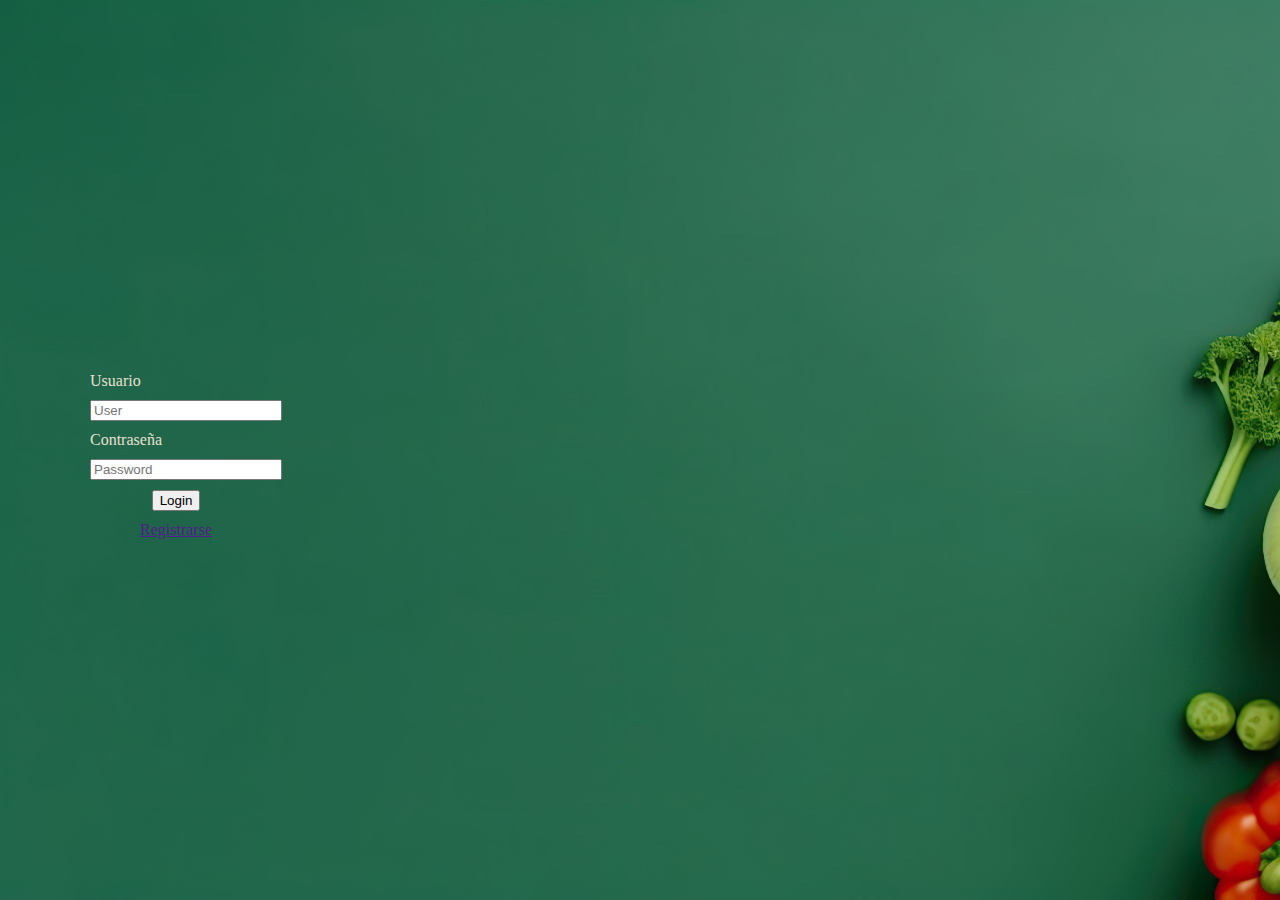
<file: html/admin.html>
<!DOCTYPE html>
<html lang="en">
<head>
    <meta charset="UTF-8">
    <meta name="viewport" content="width=device-width, initial-scale=1.0">
    <link rel="stylesheet" href="../css/login.css">

    <title>Document</title>
</head>
<body>
    <section class="login-page">
        <div class="admin-card">
            <form action="" class="admin-form">
                <div class="admin-field">
                    <label for="user-name"> Usuario</label>
                    <input type="text" required name="user-name" placeholder="User">
                </div>
                <div class="admin-field"> 
                    <label for="user-password">Contraseña</label>
                    <input type="password" required name="user-password" placeholder="Password">
                </div>
                <div class="user-options">
                    <button type="submit">Login</button>
                    <a href="">Registrarse</a>
                </div>
            </form>
        </div>
    </section>
</body>
</html>
</file>
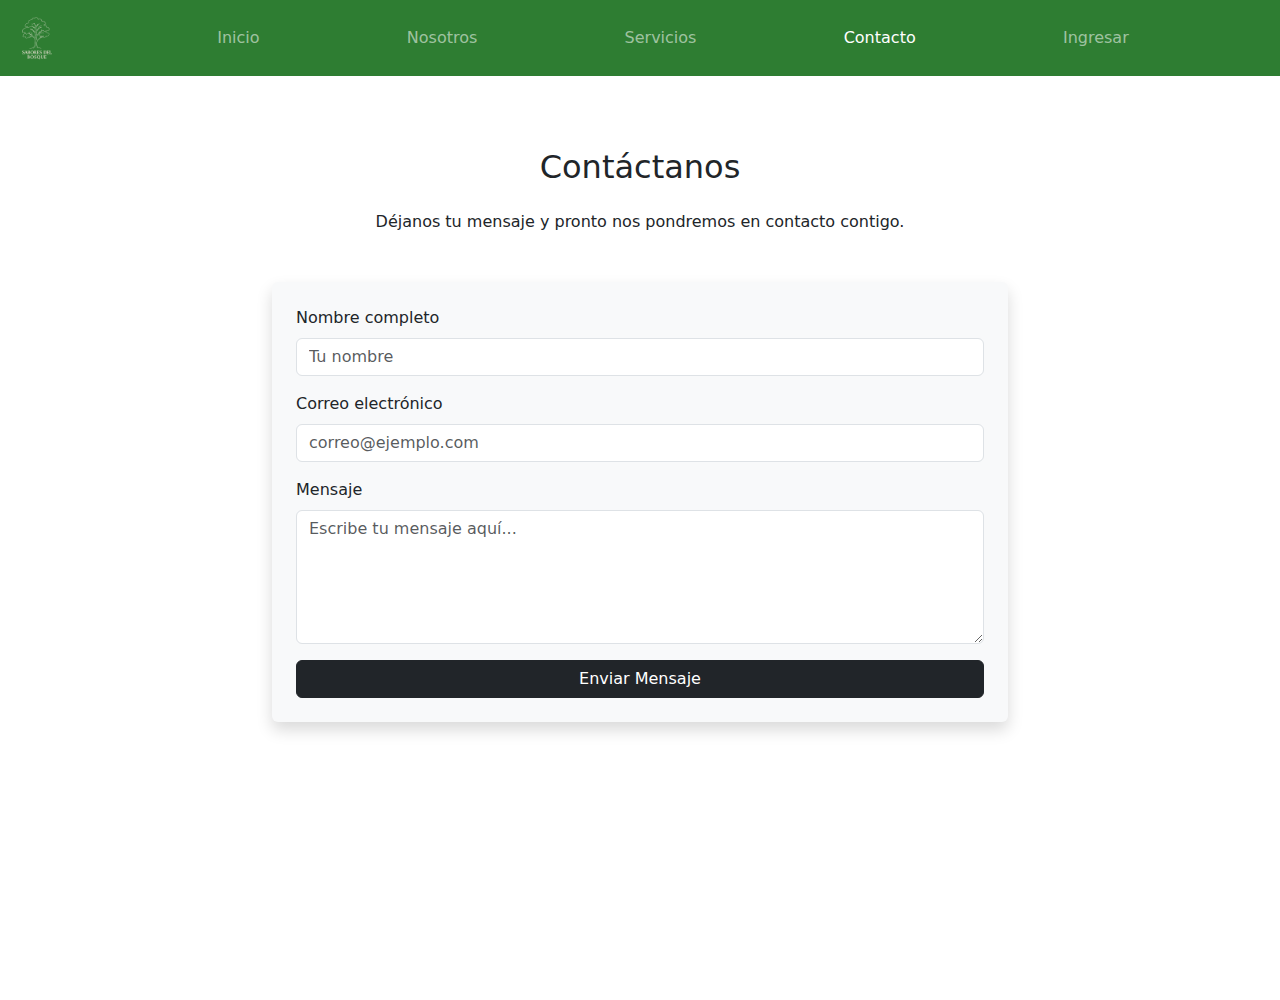
<file: html/contact.html>
<!DOCTYPE html>
<html lang="es">
<head>
    <meta charset="UTF-8">

    
    <meta name="viewport" content="width=device-width, initial-scale=1.0">
    <meta name="application-name" content="Restaurante Sabores del Bosque">
    <meta name="robots" content="index, nofollow">
    <meta name="generator" content="VSCode">
    <meta name="description" content="Página de contacto del restaurante Sabores del Bosque">
    <meta name="keywords" content="contacto, restaurante, sabores del bosque, reservas">

    
    <meta property="og:type" content="article">
    <meta property="og:title" content="Restaurante Sabores del Bosque - Contacto">
    <meta property="og:description" content="Ponte en contacto con Sabores del Bosque para reservas o información">
    <meta property="og:image" content="../assets/images/Plato1.jpg">

    
    <meta property="twitter:card" content="summary_large_image">
    <meta property="twitter:title" content="Sabores del Bosque - Contacto">
    <meta property="twitter:description" content="Contáctanos para más información o reservas">

    <link rel="stylesheet" href="../css/navbar.css">
    <link rel="stylesheet" href="../css/styles.css">
    <link href="https://cdn.jsdelivr.net/npm/bootstrap@5.3.7/dist/css/bootstrap.min.css" rel="stylesheet" crossorigin="anonymous">
    <script src="https://cdn.jsdelivr.net/npm/bootstrap@5.3.7/dist/js/bootstrap.bundle.min.js" crossorigin="anonymous"></script>

    <title>Contacto - Sabores del Bosque</title>
</head>
<body>
    
    <nav class="navbar navbar-expand-lg navbar-dark fixed-top custom-navbar">
        <div class="container-fluid">
            <a href="index.html" class="navbar-brand">
                <img src="../assets/images/pageIcon.png" alt="logo de árbol del restaurante">
            </a>
            <button class="navbar-toggler" type="button" data-bs-toggle="collapse" data-bs-target="#navbarNav">
                <span class="navbar-toggler-icon"></span>
            </button>
            <div class="collapse navbar-collapse justify-content-between" id="navbarNav">
                <ul class="navbar-nav w-100 d-flex justify-content-evenly">
                    <li class="nav-item"><a class="nav-link" href="index.html">Inicio</a></li>
                    <li class="nav-item"><a class="nav-link" href="about-us.html">Nosotros</a></li>
                    <li class="nav-item"><a class="nav-link" href="services.html">Servicios</a></li>
                    <li class="nav-item"><a class="nav-link active" href="contact.html">Contacto</a></li>
                    <li class="nav-item"><a class="nav-link" href="login.html">Ingresar</a></li>
                </ul>
            </div>
        </div>
    </nav>

    
    <main class="contacto" style="margin-top: 100px;">
        <section class="container py-5">
            <h2 class="text-center mb-4">Contáctanos</h2>
            <p class="text-center mb-5">Déjanos tu mensaje y pronto nos pondremos en contacto contigo.</p>

            <div class="row justify-content-center">
                <div class="col-md-8">
                    <form class="p-4 shadow rounded bg-light">
                        <div class="mb-3">
                            <label for="nombre" class="form-label">Nombre completo</label>
                            <input type="text" class="form-control" id="nombre" placeholder="Tu nombre" required>
                        </div>
                        <div class="mb-3">
                            <label for="email" class="form-label">Correo electrónico</label>
                            <input type="email" class="form-control" id="email" placeholder="correo@ejemplo.com" required>
                        </div>
                        <div class="mb-3">
                            <label for="mensaje" class="form-label">Mensaje</label>
                            <textarea class="form-control" id="mensaje" rows="5" placeholder="Escribe tu mensaje aquí..." required></textarea>
                        </div>
                        <button type="submit" class="btn btn-dark w-100">Enviar Mensaje</button>
                    </form>
                </div>
            </div>
        </section>
    </main>
</body>
</html>
</file>
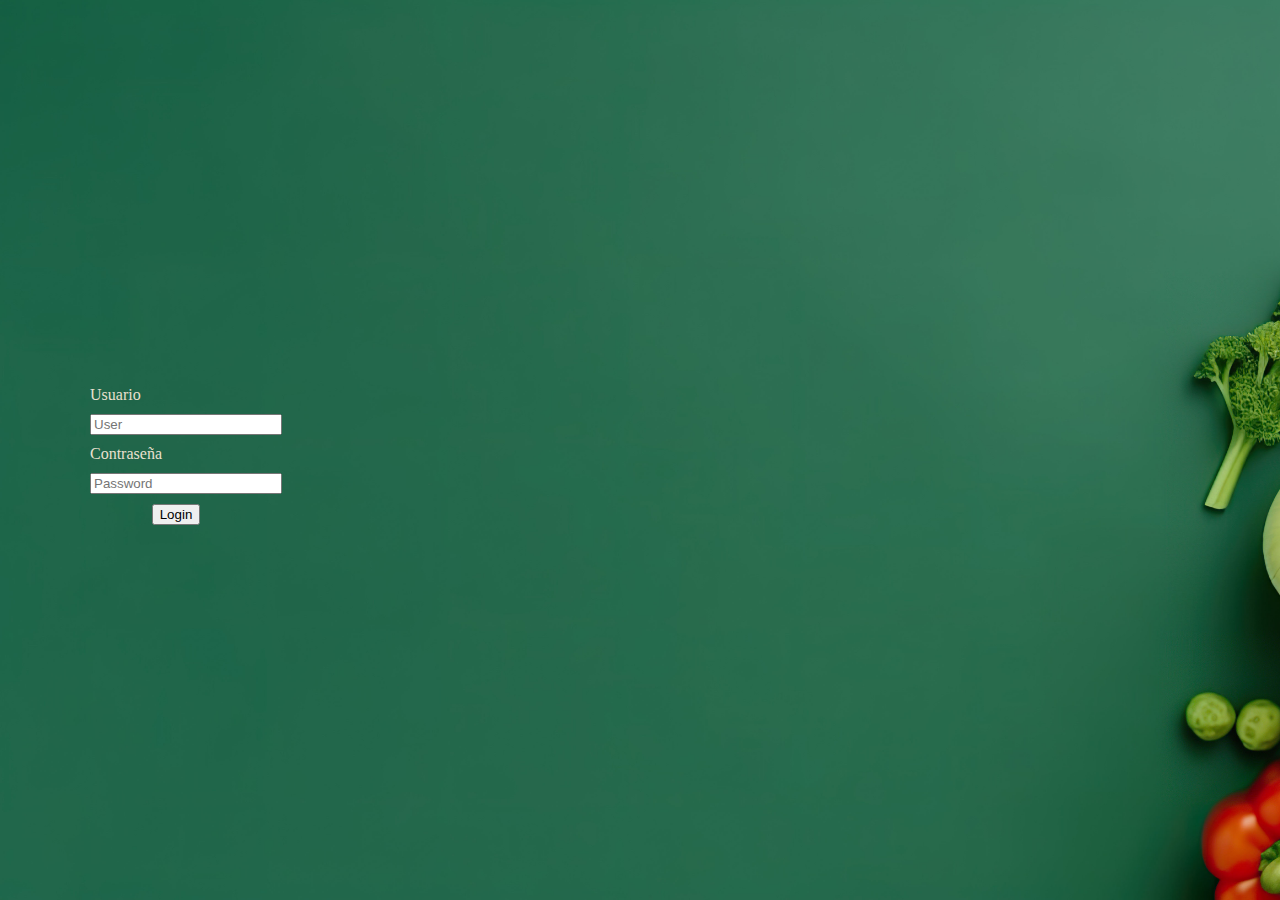
<file: html/login.html>
<!DOCTYPE html>
<html lang="en">
<head>
    <meta charset="UTF-8">
    <meta name="viewport" content="width=device-width, initial-scale=1.0">
    <link rel="stylesheet" href="../css/login.css">

    <title>Login</title>
</head>
<body>
    <section class="login-page">
        <div class="admin-card">
            <form action="../php/userLogin.php" class="admin-form" method="post">
                <div class="admin-field">
                    <label for="user-username"> Usuario</label>
                    <input type="text" required name="user-username" placeholder="User">
                </div>
                <div class="admin-field"> 
                    <label for="user-password">Contraseña</label>
                    <input type="password" required name="user-password" placeholder="Password">
                </div>
                <div class="user-options">
                    <button type="submit">Login</button>
                </div>
            </form>
        </div>
    </section>
</body>
</html>
</file>
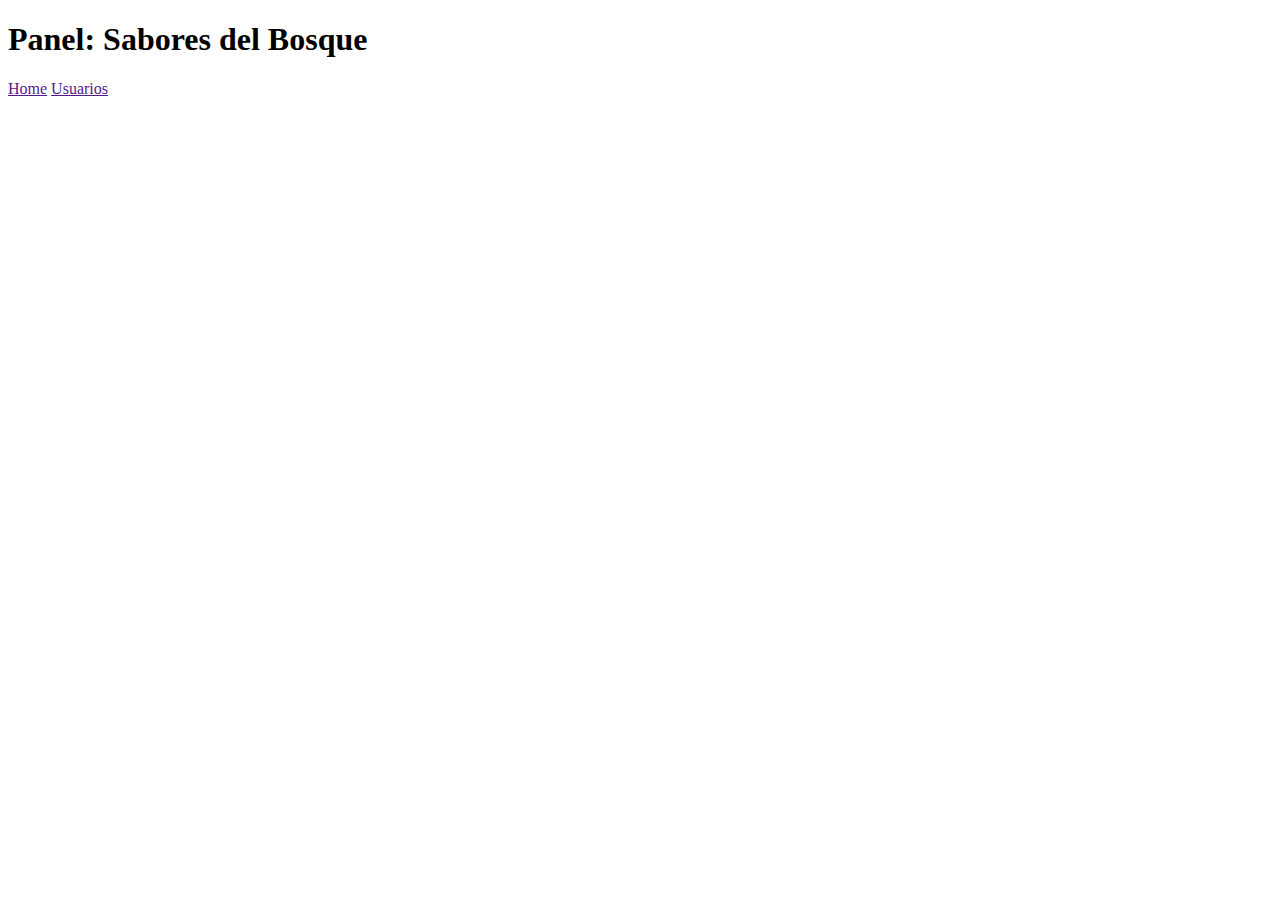
<file: html/panel.html>
<!DOCTYPE html>
<html lang="en">
<head>
    <meta charset="UTF-8">
    <meta name="viewport" content="width=device-width, initial-scale=1.0">
    <title>Document</title>
</head>
<body>
    <aside>
        <h1>Panel: Sabores del Bosque</h1>
        <nav>
            <a href="">Home</a>
            <a href="">Usuarios</a>
        </nav>
    </aside>
</body>
</html>
</file>
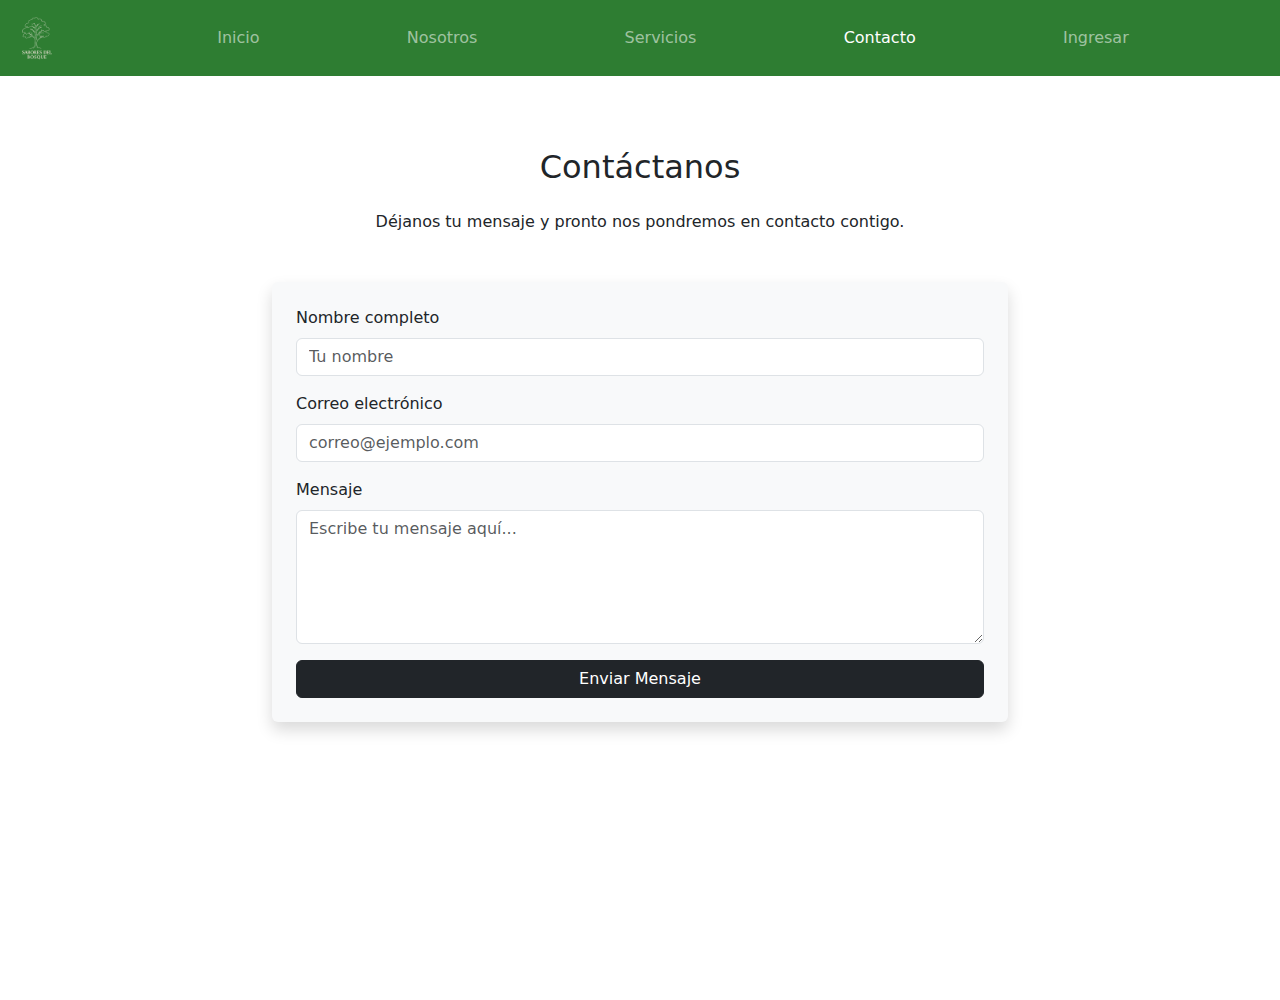
<file: html/services.html>
<!DOCTYPE html>
<html lang="es">
<head>
    <meta charset="UTF-8">

    
    <meta name="viewport" content="width=device-width, initial-scale=1.0">
    <meta name="application-name" content="Restaurante Sabores del Bosque">
    <meta name="robots" content="index, nofollow">
    <meta name="generator" content="VSCode">
    <meta name="description" content="Página de contacto del restaurante Sabores del Bosque">
    <meta name="keywords" content="contacto, restaurante, sabores del bosque, reservas">

    
    <meta property="og:type" content="article">
    <meta property="og:title" content="Restaurante Sabores del Bosque - Contacto">
    <meta property="og:description" content="Ponte en contacto con Sabores del Bosque para reservas o información">
    <meta property="og:image" content="../assets/images/Plato1.jpg">

    
    <meta property="twitter:card" content="summary_large_image">
    <meta property="twitter:title" content="Sabores del Bosque - Contacto">
    <meta property="twitter:description" content="Contáctanos para más información o reservas">

    <link rel="stylesheet" href="../css/navbar.css">
    <link rel="stylesheet" href="../css/styles.css">
    <link href="https://cdn.jsdelivr.net/npm/bootstrap@5.3.7/dist/css/bootstrap.min.css" rel="stylesheet" crossorigin="anonymous">
    <script src="https://cdn.jsdelivr.net/npm/bootstrap@5.3.7/dist/js/bootstrap.bundle.min.js" crossorigin="anonymous"></script>

    <title>Contacto - Sabores del Bosque</title>
</head>
<body>
    
    <nav class="navbar navbar-expand-lg navbar-dark fixed-top custom-navbar">
        <div class="container-fluid">
            <a href="index.html" class="navbar-brand">
                <img src="../assets/images/pageIcon.png" alt="logo de árbol del restaurante">
            </a>
            <button class="navbar-toggler" type="button" data-bs-toggle="collapse" data-bs-target="#navbarNav">
                <span class="navbar-toggler-icon"></span>
            </button>
            <div class="collapse navbar-collapse justify-content-between" id="navbarNav">
                <ul class="navbar-nav w-100 d-flex justify-content-evenly">
                    <li class="nav-item"><a class="nav-link" href="index.html">Inicio</a></li>
                    <li class="nav-item"><a class="nav-link" href="about-us.html">Nosotros</a></li>
                    <li class="nav-item"><a class="nav-link" href="services.html">Servicios</a></li>
                    <li class="nav-item"><a class="nav-link active" href="contact.html">Contacto</a></li>
                    <li class="nav-item"><a class="nav-link" href="login.html">Ingresar</a></li>
                </ul>
            </div>
        </div>
    </nav>

    
    <main class="contacto" style="margin-top: 100px;">
        <section class="container py-5">
            <h2 class="text-center mb-4">Contáctanos</h2>
            <p class="text-center mb-5">Déjanos tu mensaje y pronto nos pondremos en contacto contigo.</p>

            <div class="row justify-content-center">
                <div class="col-md-8">
                    <form class="p-4 shadow rounded bg-light">
                        <div class="mb-3">
                            <label for="nombre" class="form-label">Nombre completo</label>
                            <input type="text" class="form-control" id="nombre" placeholder="Tu nombre" required>
                        </div>
                        <div class="mb-3">
                            <label for="email" class="form-label">Correo electrónico</label>
                            <input type="email" class="form-control" id="email" placeholder="correo@ejemplo.com" required>
                        </div>
                        <div class="mb-3">
                            <label for="mensaje" class="form-label">Mensaje</label>
                            <textarea class="form-control" id="mensaje" rows="5" placeholder="Escribe tu mensaje aquí..." required></textarea>
                        </div>
                        <button type="submit" class="btn btn-dark w-100">Enviar Mensaje</button>
                    </form>
                </div>
            </div>
        </section>
    </main>
</body>
</html>
</file>
<file: css/login.css>
@import url("./reset.css");


.login-page {
    display: flex;
    justify-content:left;
    align-items: center;
    background-image: url('../assets/images/background1.jpeg');
    background-size: cover;
}

.admin-card {
    display: flex;
    flex-direction: column;
    width: 30vw;
    padding: 5rem;
    gap: 5px;
}


.admin-field {
    display: flex;
    flex-direction: column;
    width: 50%;
    gap: 10px;
    margin: 10px;
}

.admin-field label {
    color: #e9e0cf
}

.user-options {
    display: flex;
    flex-direction: column;
    width: 50%;
    justify-content: center;
    align-items: center;
    gap: 10px;
}
</file>
<file: css/navbar.css>
@import url("reset.css");

.navbar-brand img {
    width: 50px;
    height: auto;
}

.custom-navbar {
    background-color: #2e7d32;
    backdrop-filter: blur(4px);
    color: black;
}

.custom-navbar::after {
    content: "";
    width: 100%;
    height: 3px;
    background-color: white;
    position: absolute;
    top: 100%;
    left: 0;
}
</file>
<file: css/styles.css>
:root {
    --background-color: white;
}

/* Reseto de estilos*/

body, html {
    margin: 0;
    padding: 0 ;
}



section {
    width: 100%;
    height: 100vh;
    padding: 0;
    margin: 0;
}

/* Inicio de los estilos de la página */


/* Página de presentación */
.hero {
    width: 100%;
    height: 90vh;
    position: relative;
    background: var(--background-color);
}



.hero__video {
    width: 100%;
    height: 90%;
    top: 0;
    object-fit: cover;
    z-index: -1;
    filter: brightness(60%);
}

.hero__header {
    position: fixed;
    top: 0;
    z-index: 1;
    background-color: rgb(0 0 0 / 0.2);
    width: 100vw;
    display: flex;
    align-items: center;
}

.hero__header::after {
    content: "";
    width: 100%;
    height: 3px;
    background-color: white;
    top: 100%;
    position: absolute ;
}

.hero__nav {
    height: 15vh;
    display: flex;
    flex-direction: row;
    align-items: center;
    justify-content: space-around;
    flex-grow: 1;
}

.hero__nav a {
    color: white;
    text-decoration: none;
}

.hero__icon {
    width: 90px;
    height: 80%;
}   

.hero__content {
    position: absolute;
    width: 100%;
    height: 75vh;
    top: 16vh;
    display: flex;
    flex-direction: column;
    align-items: center;
}

.hero__main_buttons {
    display: flex;
    align-items: center;
    justify-content: center;
    gap: 200px;
    bottom: 100px;
    position: absolute;
}

.hero__button {
    background: transparent;
    font-size: 1rem;
    font-weight: bold;
    color: rgb(255 255 255);
    width: 200px;
    height: 50px;
} 

.hero__main_icon {
    position: absolute;
    width: 400px;
    height: 400px;
}

.presentation {
    display: flex;
    background-color: var(--background-color);
}

.presentation__information {

    width: 40%;
    padding: 5%;

    & h2 {
        font-size: 2rem;
        font-weight: bold;
        font-family: 'Segoe UI', Tahoma, Geneva, Verdana, sans-serif;
    }
}

.presentation__gallery {
    display: grid;
    width: 60%;
    gap: 5px;
    grid-template-columns: repeat(5, 1fr);
    grid-template-rows: repeat(4, 1fr);

    & img {
        height: 70%;
        width: 100%; 
        border-radius: 15px;

    } 

    & .presentation__img1 {
        grid-column: span 2;
    }

    & .presentation__img4 {
        grid-row: span 2;
    }

    & .presentation__img5 {
        grid-column: span 2;
    }

    & .presentation__img6 {
        grid-column: span 2;
    }
}
</file>
